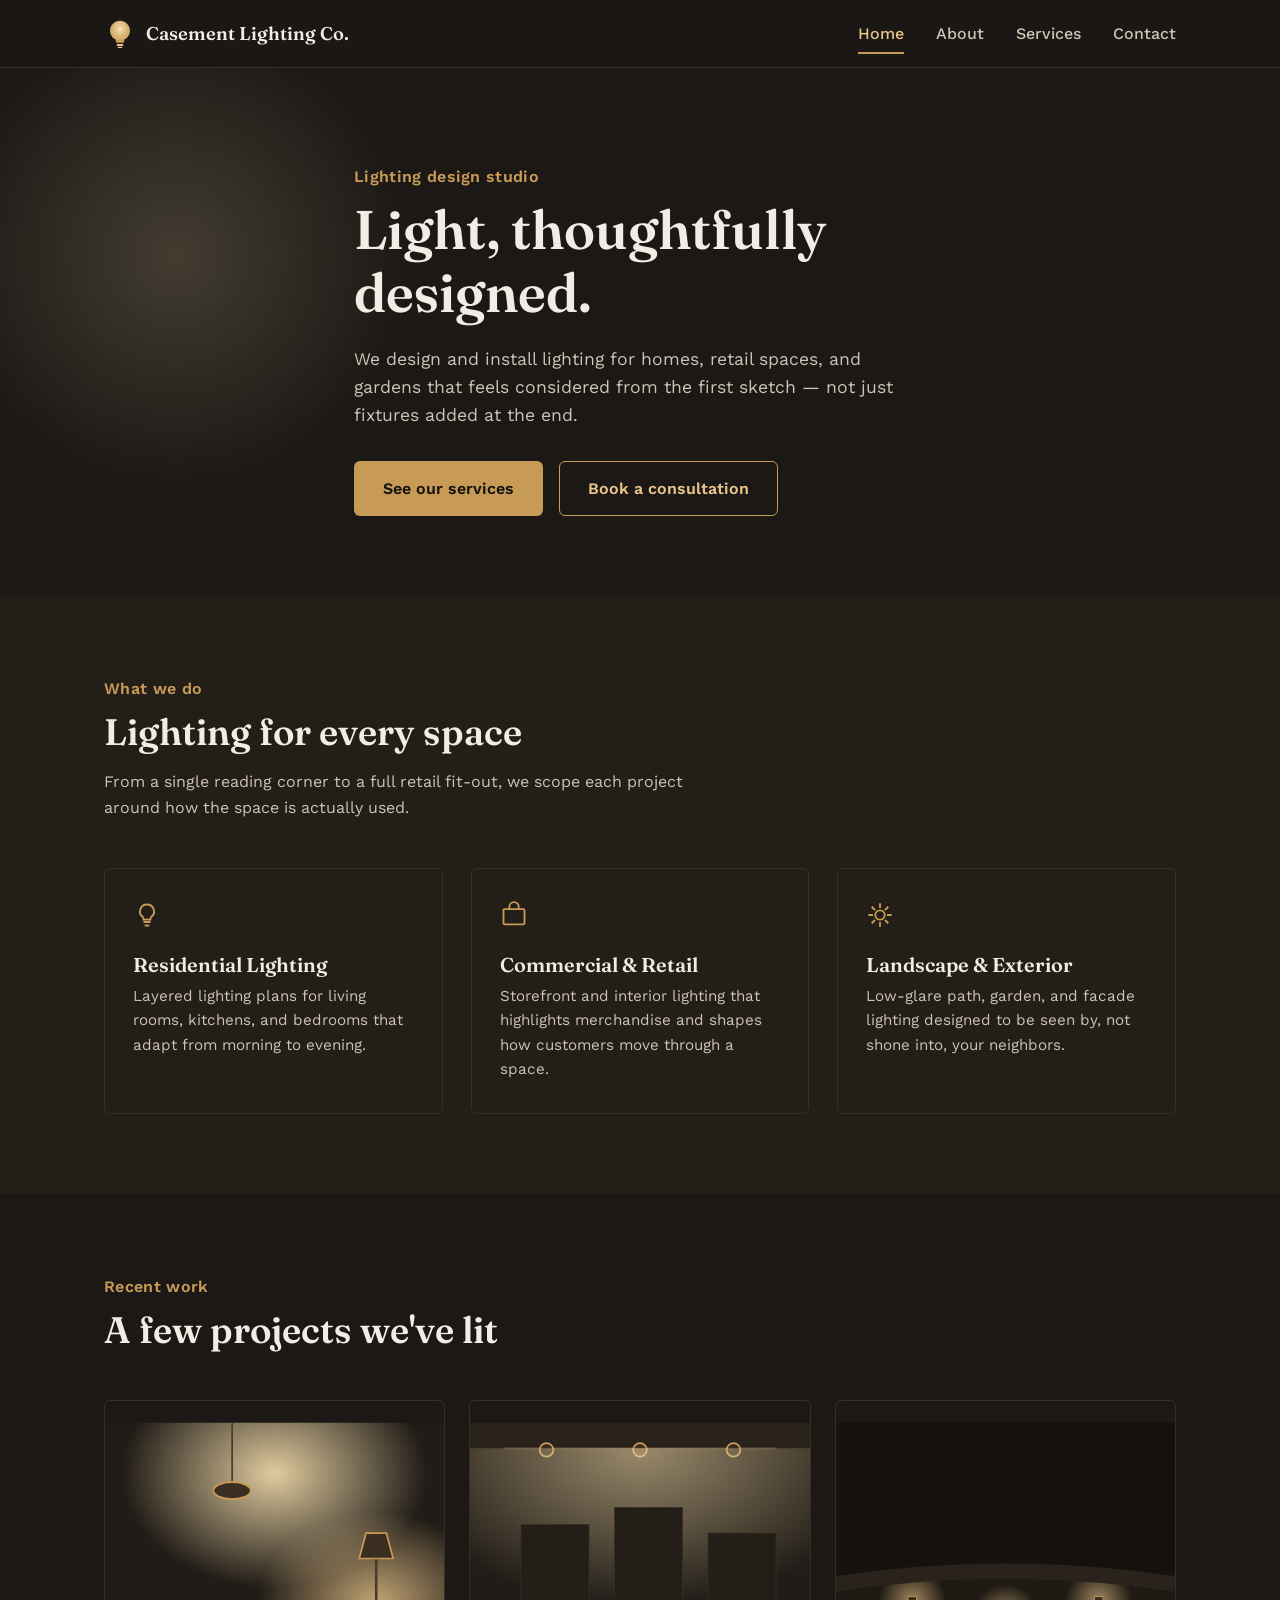
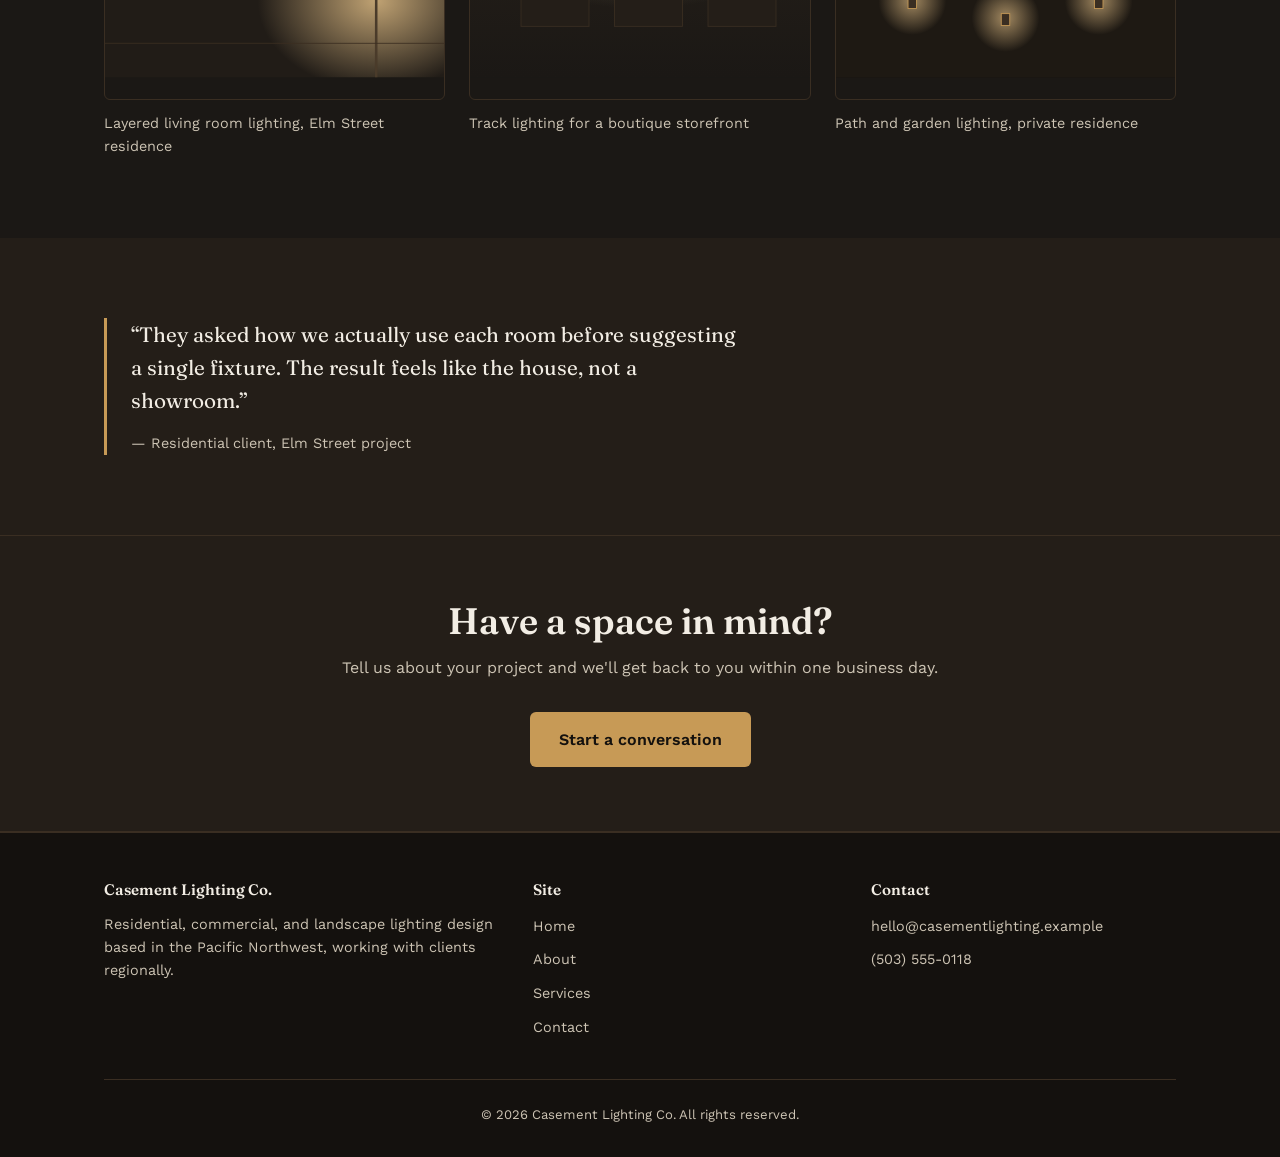
<file: index.html>
<!DOCTYPE html>
<html lang="en">
<head>
  <meta charset="UTF-8">
  <meta name="viewport" content="width=device-width, initial-scale=1.0">
  <title>Casement Lighting Co. | Residential &amp; Commercial Lighting Design</title>
  <meta name="description" content="Casement Lighting Co. designs and installs considered lighting for homes, retail spaces, and gardens.">
  <link rel="preconnect" href="https://fonts.googleapis.com">
  <link rel="preconnect" href="https://fonts.gstatic.com" crossorigin>
  <link href="https://fonts.googleapis.com/css2?family=Fraunces:wght@500;600;700&family=Work+Sans:wght@400;500;600&display=swap" rel="stylesheet">
  <link rel="stylesheet" href="css/style.css">
</head>
<body>
  <a class="skip-link" href="#main">Skip to main content</a>

  <header class="site-header">
    <div class="nav-bar">
      <a class="brand" href="index.html">
        <img src="images/logo-mark.svg" alt="" width="32" height="32">
        Casement Lighting Co.
      </a>
      <button class="nav-toggle" aria-label="Open menu" aria-expanded="false">☰</button>
      <nav class="nav-links" aria-label="Primary">
        <a href="index.html" aria-current="page">Home</a>
        <a href="about.html">About</a>
        <a href="services.html">Services</a>
        <a href="contact.html">Contact</a>
      </nav>
    </div>
  </header>

  <main id="main">

    <!-- ===== Hero ===== -->
    <section class="hero">
      <div class="container hero-content">
        <span class="eyebrow">Lighting design studio</span>
        <h1>Light, thoughtfully designed.</h1>
        <p>We design and install lighting for homes, retail spaces, and gardens that feels considered from the first sketch — not just fixtures added at the end.</p>
        <div class="hero-actions">
          <a class="btn btn-primary" href="services.html">See our services</a>
          <a class="btn btn-outline" href="contact.html">Book a consultation</a>
        </div>
      </div>
    </section>

    <!-- ===== Services preview ===== -->
    <section class="section section--muted">
      <div class="container">
        <div class="section-intro">
          <span class="eyebrow">What we do</span>
          <h2>Lighting for every space</h2>
          <p>From a single reading corner to a full retail fit-out, we scope each project around how the space is actually used.</p>
        </div>
        <div class="grid grid--3">
          <div class="card">
            <div class="card-icon" aria-hidden="true">
              <svg width="28" height="28" viewBox="0 0 24 24" fill="none" stroke="currentColor" stroke-width="1.6"><path d="M9 18h6M10 21h4M12 3a6 6 0 0 0-3.6 10.8c.4.3.6.8.6 1.3V16h6v-.9c0-.5.2-1 .6-1.3A6 6 0 0 0 12 3z"/></svg>
            </div>
            <h3>Residential Lighting</h3>
            <p>Layered lighting plans for living rooms, kitchens, and bedrooms that adapt from morning to evening.</p>
          </div>
          <div class="card">
            <div class="card-icon" aria-hidden="true">
              <svg width="28" height="28" viewBox="0 0 24 24" fill="none" stroke="currentColor" stroke-width="1.6"><rect x="3" y="7" width="18" height="13" rx="1"/><path d="M8 7V5a4 4 0 0 1 8 0v2"/></svg>
            </div>
            <h3>Commercial &amp; Retail</h3>
            <p>Storefront and interior lighting that highlights merchandise and shapes how customers move through a space.</p>
          </div>
          <div class="card">
            <div class="card-icon" aria-hidden="true">
              <svg width="28" height="28" viewBox="0 0 24 24" fill="none" stroke="currentColor" stroke-width="1.6"><path d="M12 2v4M12 18v4M4.9 4.9l2.8 2.8M16.3 16.3l2.8 2.8M2 12h4M18 12h4M4.9 19.1l2.8-2.8M16.3 7.7l2.8-2.8"/><circle cx="12" cy="12" r="4"/></svg>
            </div>
            <h3>Landscape &amp; Exterior</h3>
            <p>Low-glare path, garden, and facade lighting designed to be seen by, not shone into, your neighbors.</p>
          </div>
        </div>
      </div>
    </section>

    <!-- ===== Featured work ===== -->
    <section class="section">
      <div class="container">
        <div class="section-intro">
          <span class="eyebrow">Recent work</span>
          <h2>A few projects we've lit</h2>
        </div>
        <div class="work-gallery">
          <figure class="work-item">
            <img src="images/work-residential.svg" alt="Living room with a pendant light and floor lamp layered for evening warmth" width="400" height="300" loading="lazy">
            <figcaption>Layered living room lighting, Elm Street residence</figcaption>
          </figure>
          <figure class="work-item">
            <img src="images/work-commercial.svg" alt="Retail storefront with track spotlights highlighting a display wall" width="400" height="300" loading="lazy">
            <figcaption>Track lighting for a boutique storefront</figcaption>
          </figure>
          <figure class="work-item">
            <img src="images/work-landscape.svg" alt="Garden path lit by low warm ground fixtures in the evening" width="400" height="300" loading="lazy">
            <figcaption>Path and garden lighting, private residence</figcaption>
          </figure>
        </div>
      </div>
    </section>

    <!-- ===== Testimonial ===== -->
    <section class="section section--muted">
      <div class="container">
        <div class="testimonial">
          <blockquote>&ldquo;They asked how we actually use each room before suggesting a single fixture. The result feels like the house, not a showroom.&rdquo;</blockquote>
          <cite>— Residential client, Elm Street project</cite>
        </div>
      </div>
    </section>

    <!-- ===== CTA banner ===== -->
    <section class="cta-banner">
      <div class="container">
        <h2>Have a space in mind?</h2>
        <p>Tell us about your project and we'll get back to you within one business day.</p>
        <a class="btn btn-primary" href="contact.html">Start a conversation</a>
      </div>
    </section>

  </main>

  <footer class="site-footer">
    <div class="container">
      <div class="footer-grid">
        <div>
          <h3>Casement Lighting Co.</h3>
          <p>Residential, commercial, and landscape lighting design based in the Pacific Northwest, working with clients regionally.</p>
        </div>
        <div>
          <h3>Site</h3>
          <ul>
            <li><a href="index.html">Home</a></li>
            <li><a href="about.html">About</a></li>
            <li><a href="services.html">Services</a></li>
            <li><a href="contact.html">Contact</a></li>
          </ul>
        </div>
        <div>
          <h3>Contact</h3>
          <ul>
            <li><a href="mailto:hello@casementlighting.example">hello@casementlighting.example</a></li>
            <li><a href="tel:+15035550118">(503) 555-0118</a></li>
          </ul>
        </div>
      </div>
      <div class="footer-bottom">
        &copy; 2026 Casement Lighting Co. All rights reserved.
      </div>
    </div>
  </footer>

  <script src="js/script.js"></script>
</body>
</html>
</file>
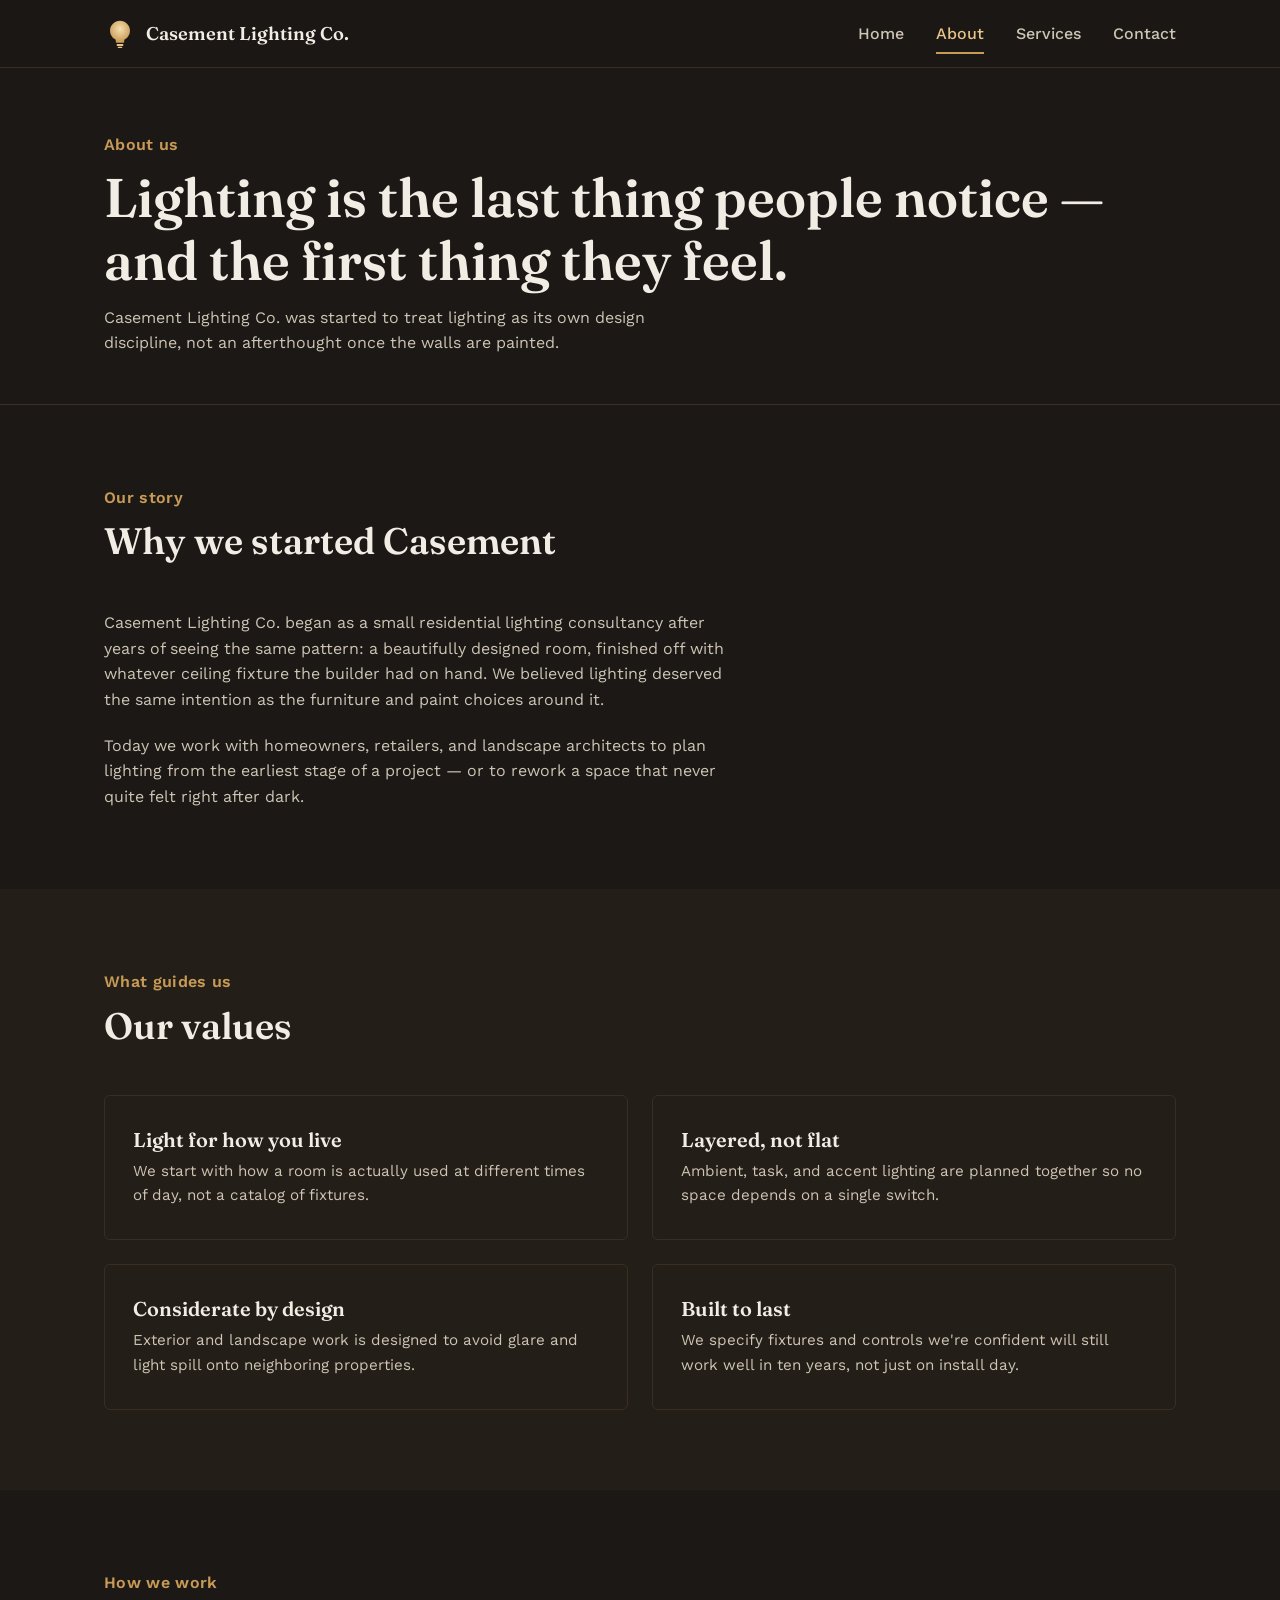
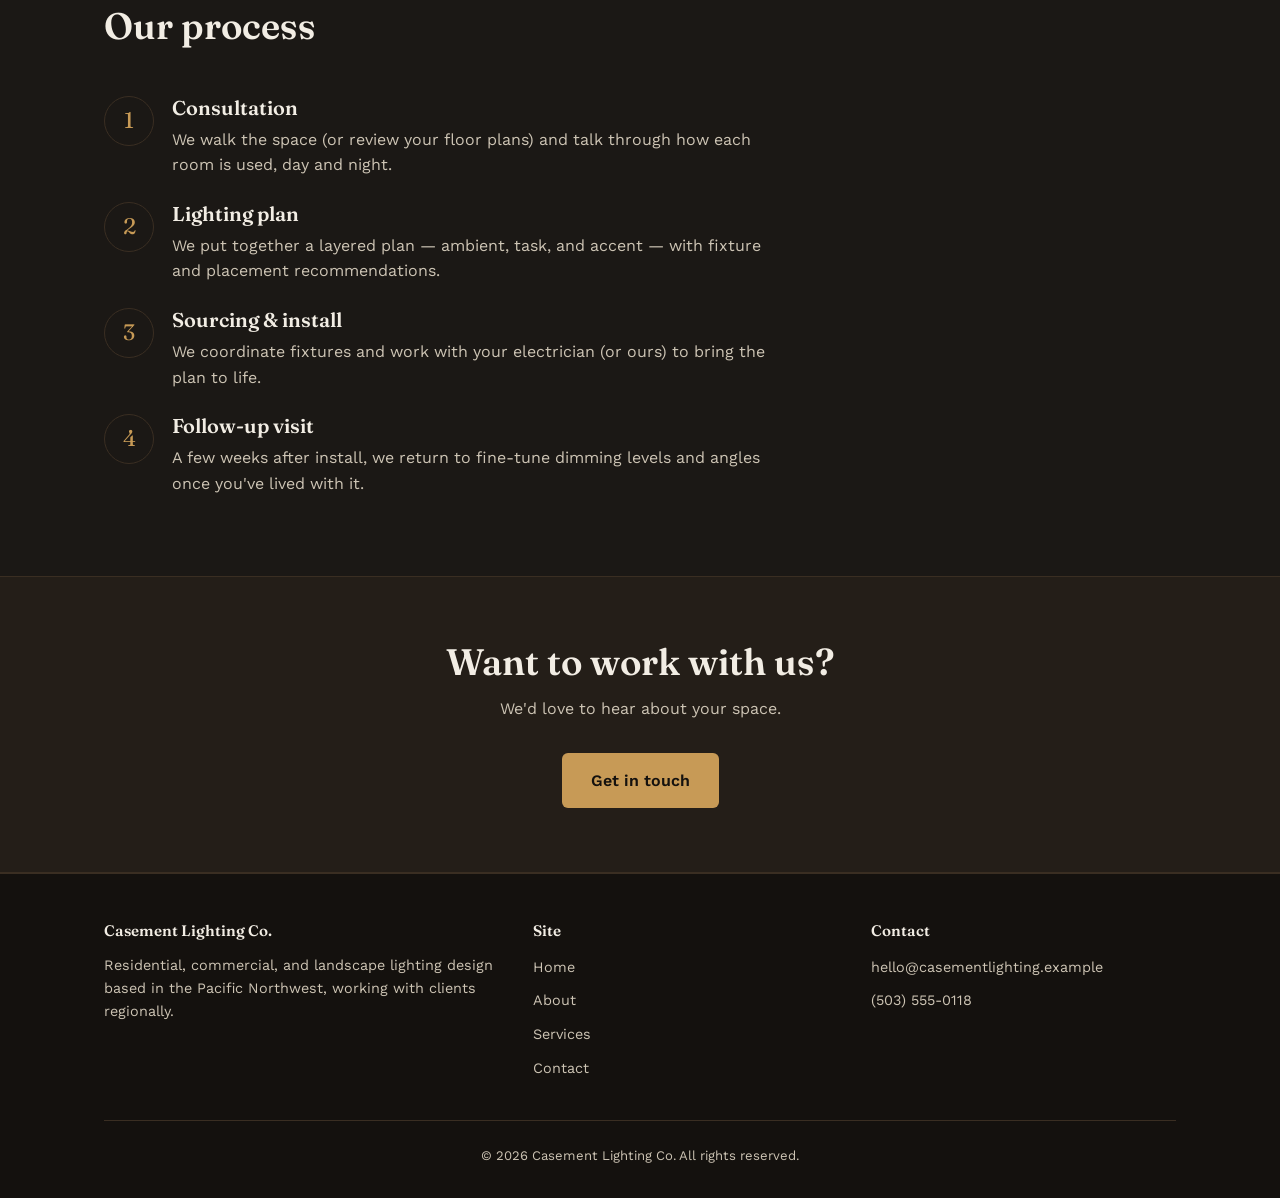
<file: about.html>
<!DOCTYPE html>
<html lang="en">
<head>
  <meta charset="UTF-8">
  <meta name="viewport" content="width=device-width, initial-scale=1.0">
  <title>About | Casement Lighting Co.</title>
  <meta name="description" content="Casement Lighting Co. is a small lighting design studio focused on considered, layered lighting for homes and businesses.">
  <link rel="preconnect" href="https://fonts.googleapis.com">
  <link rel="preconnect" href="https://fonts.gstatic.com" crossorigin>
  <link href="https://fonts.googleapis.com/css2?family=Fraunces:wght@500;600;700&family=Work+Sans:wght@400;500;600&display=swap" rel="stylesheet">
  <link rel="stylesheet" href="css/style.css">
</head>
<body>
  <a class="skip-link" href="#main">Skip to main content</a>

  <header class="site-header">
    <div class="nav-bar">
      <a class="brand" href="index.html">
        <img src="images/logo-mark.svg" alt="" width="32" height="32">
        Casement Lighting Co.
      </a>
      <button class="nav-toggle" aria-label="Open menu" aria-expanded="false">☰</button>
      <nav class="nav-links" aria-label="Primary">
        <a href="index.html">Home</a>
        <a href="about.html" aria-current="page">About</a>
        <a href="services.html">Services</a>
        <a href="contact.html">Contact</a>
      </nav>
    </div>
  </header>

  <main id="main">

    <section class="page-header">
      <div class="container">
        <span class="eyebrow">About us</span>
        <h1>Lighting is the last thing people notice — and the first thing they feel.</h1>
        <p>Casement Lighting Co. was started to treat lighting as its own design discipline, not an afterthought once the walls are painted.</p>
      </div>
    </section>

    <section class="section">
      <div class="container">
        <div class="section-intro">
          <span class="eyebrow">Our story</span>
          <h2>Why we started Casement</h2>
        </div>
        <p style="color: var(--paper-muted); margin-bottom: 1.25rem;">Casement Lighting Co. began as a small residential lighting consultancy after years of seeing the same pattern: a beautifully designed room, finished off with whatever ceiling fixture the builder had on hand. We believed lighting deserved the same intention as the furniture and paint choices around it.</p>
        <p style="color: var(--paper-muted);">Today we work with homeowners, retailers, and landscape architects to plan lighting from the earliest stage of a project — or to rework a space that never quite felt right after dark.</p>
      </div>
    </section>

    <section class="section section--muted">
      <div class="container">
        <div class="section-intro">
          <span class="eyebrow">What guides us</span>
          <h2>Our values</h2>
        </div>
        <div class="value-list">
          <div class="card">
            <h3>Light for how you live</h3>
            <p>We start with how a room is actually used at different times of day, not a catalog of fixtures.</p>
          </div>
          <div class="card">
            <h3>Layered, not flat</h3>
            <p>Ambient, task, and accent lighting are planned together so no space depends on a single switch.</p>
          </div>
          <div class="card">
            <h3>Considerate by design</h3>
            <p>Exterior and landscape work is designed to avoid glare and light spill onto neighboring properties.</p>
          </div>
          <div class="card">
            <h3>Built to last</h3>
            <p>We specify fixtures and controls we're confident will still work well in ten years, not just on install day.</p>
          </div>
        </div>
      </div>
    </section>

    <section class="section">
      <div class="container">
        <div class="section-intro">
          <span class="eyebrow">How we work</span>
          <h2>Our process</h2>
        </div>
        <div class="process-list">
          <div class="process-step">
            <div>
              <h3>Consultation</h3>
              <p>We walk the space (or review your floor plans) and talk through how each room is used, day and night.</p>
            </div>
          </div>
          <div class="process-step">
            <div>
              <h3>Lighting plan</h3>
              <p>We put together a layered plan — ambient, task, and accent — with fixture and placement recommendations.</p>
            </div>
          </div>
          <div class="process-step">
            <div>
              <h3>Sourcing &amp; install</h3>
              <p>We coordinate fixtures and work with your electrician (or ours) to bring the plan to life.</p>
            </div>
          </div>
          <div class="process-step">
            <div>
              <h3>Follow-up visit</h3>
              <p>A few weeks after install, we return to fine-tune dimming levels and angles once you've lived with it.</p>
            </div>
          </div>
        </div>
      </div>
    </section>

    <section class="cta-banner">
      <div class="container">
        <h2>Want to work with us?</h2>
        <p>We'd love to hear about your space.</p>
        <a class="btn btn-primary" href="contact.html">Get in touch</a>
      </div>
    </section>

  </main>

  <footer class="site-footer">
    <div class="container">
      <div class="footer-grid">
        <div>
          <h3>Casement Lighting Co.</h3>
          <p>Residential, commercial, and landscape lighting design based in the Pacific Northwest, working with clients regionally.</p>
        </div>
        <div>
          <h3>Site</h3>
          <ul>
            <li><a href="index.html">Home</a></li>
            <li><a href="about.html">About</a></li>
            <li><a href="services.html">Services</a></li>
            <li><a href="contact.html">Contact</a></li>
          </ul>
        </div>
        <div>
          <h3>Contact</h3>
          <ul>
            <li><a href="mailto:hello@casementlighting.example">hello@casementlighting.example</a></li>
            <li><a href="tel:+15035550118">(503) 555-0118</a></li>
          </ul>
        </div>
      </div>
      <div class="footer-bottom">
        &copy; 2026 Casement Lighting Co. All rights reserved.
      </div>
    </div>
  </footer>

  <script src="js/script.js"></script>
</body>
</html>
</file>
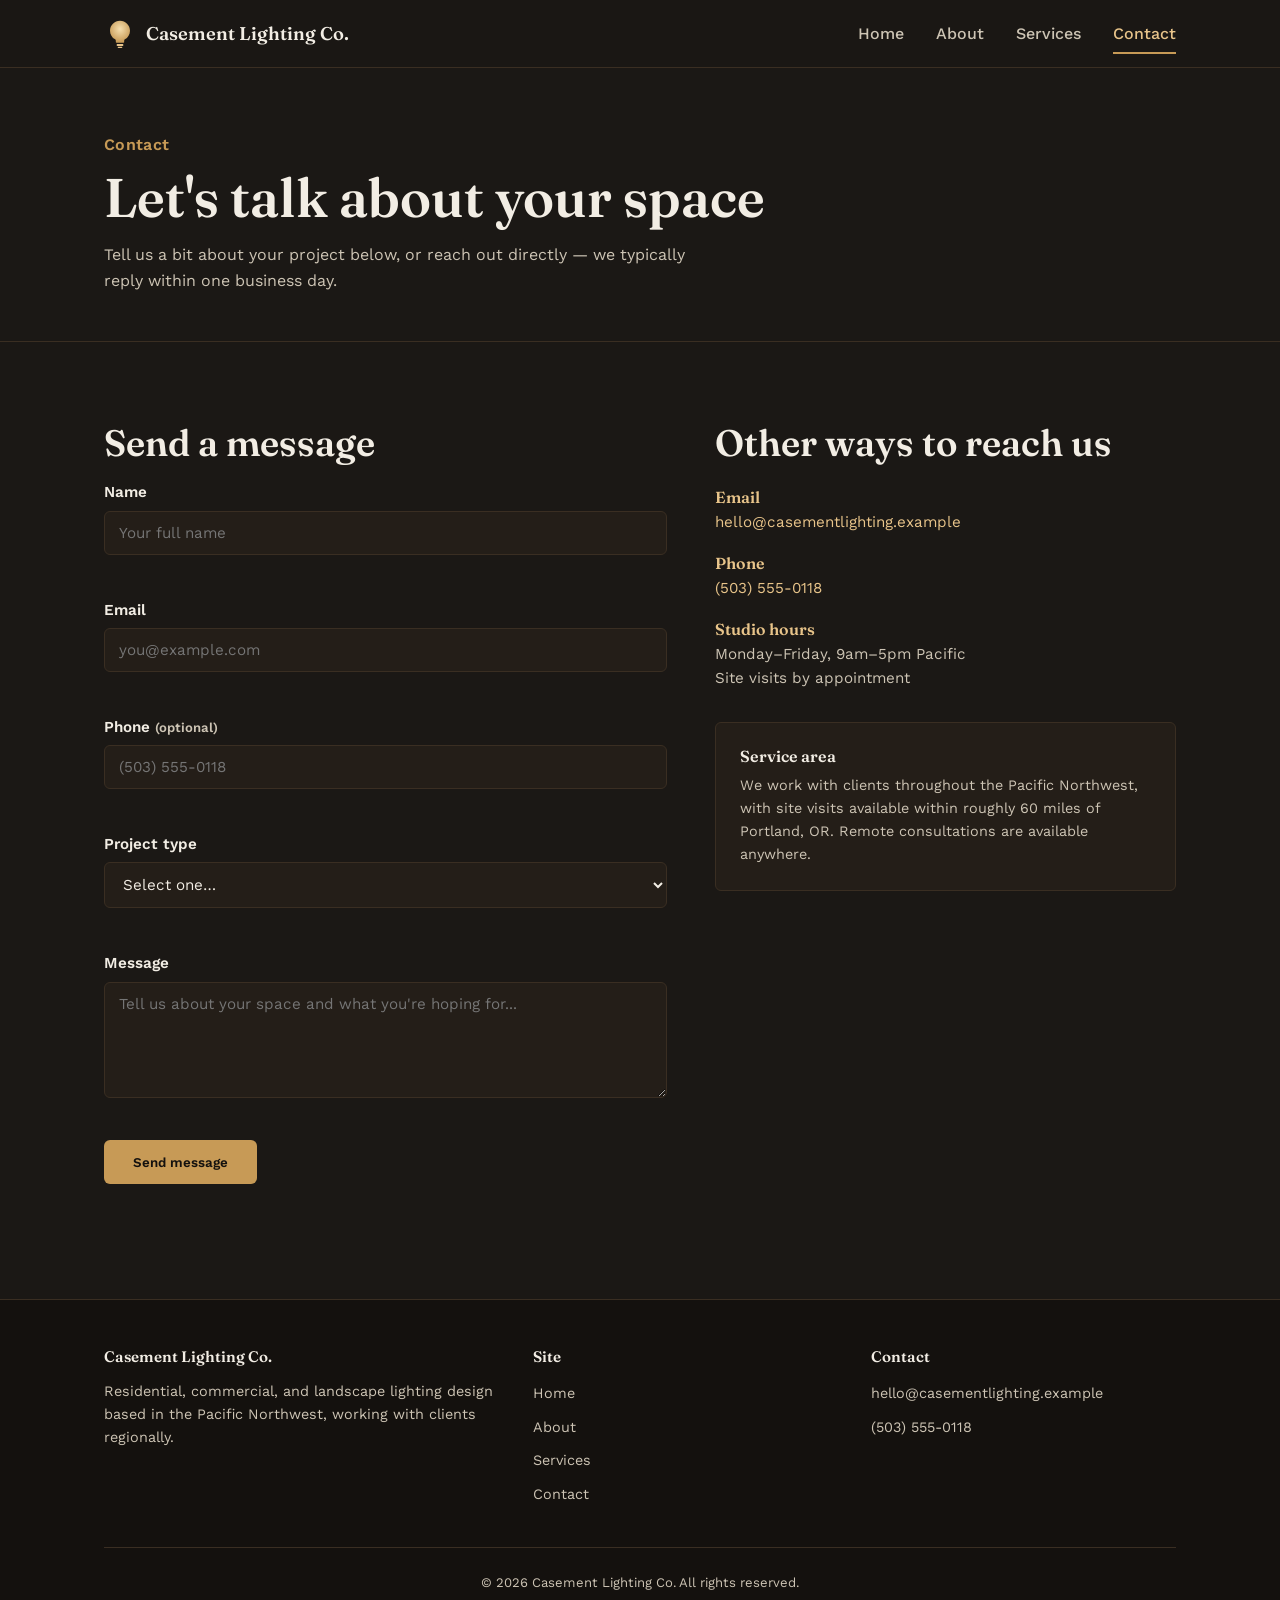
<file: contact.html>
<!DOCTYPE html>
<html lang="en">
<head>
  <meta charset="UTF-8">
  <meta name="viewport" content="width=device-width, initial-scale=1.0">
  <title>Contact | Casement Lighting Co.</title>
  <meta name="description" content="Get in touch with Casement Lighting Co. to start a residential, commercial, or landscape lighting project.">
  <link rel="preconnect" href="https://fonts.googleapis.com">
  <link rel="preconnect" href="https://fonts.gstatic.com" crossorigin>
  <link href="https://fonts.googleapis.com/css2?family=Fraunces:wght@500;600;700&family=Work+Sans:wght@400;500;600&display=swap" rel="stylesheet">
  <link rel="stylesheet" href="css/style.css">
</head>
<body>
  <a class="skip-link" href="#main">Skip to main content</a>

  <header class="site-header">
    <div class="nav-bar">
      <a class="brand" href="index.html">
        <img src="images/logo-mark.svg" alt="" width="32" height="32">
        Casement Lighting Co.
      </a>
      <button class="nav-toggle" aria-label="Open menu" aria-expanded="false">☰</button>
      <nav class="nav-links" aria-label="Primary">
        <a href="index.html">Home</a>
        <a href="about.html">About</a>
        <a href="services.html">Services</a>
        <a href="contact.html" aria-current="page">Contact</a>
      </nav>
    </div>
  </header>

  <main id="main">

    <section class="page-header">
      <div class="container">
        <span class="eyebrow">Contact</span>
        <h1>Let's talk about your space</h1>
        <p>Tell us a bit about your project below, or reach out directly — we typically reply within one business day.</p>
      </div>
    </section>

    <section class="section">
      <div class="container contact-layout">

        <div>
          <h2>Send a message</h2>
          <form id="contact-form" novalidate>

            <div class="form-field">
              <label for="name">Name</label>
              <input type="text" id="name" name="name" placeholder="Your full name">
              <span class="field-error" id="name-error"></span>
            </div>

            <div class="form-field">
              <label for="email">Email</label>
              <input type="email" id="email" name="email" placeholder="you@example.com">
              <span class="field-error" id="email-error"></span>
            </div>

            <div class="form-field">
              <label for="phone">Phone <span class="hint">(optional)</span></label>
              <input type="tel" id="phone" name="phone" placeholder="(503) 555-0118">
              <span class="field-error" id="phone-error"></span>
            </div>

            <div class="form-field">
              <label for="project-type">Project type</label>
              <select id="project-type" name="project-type">
                <option value="">Select one…</option>
                <option value="residential">Residential lighting</option>
                <option value="commercial">Commercial / retail</option>
                <option value="landscape">Landscape / exterior</option>
                <option value="audit">Lighting audit</option>
                <option value="smart">Smart lighting</option>
                <option value="other">Something else</option>
              </select>
              <span class="field-error" id="project-type-error"></span>
            </div>

            <div class="form-field">
              <label for="message">Message</label>
              <textarea id="message" name="message" rows="5" placeholder="Tell us about your space and what you're hoping for..."></textarea>
              <span class="field-error" id="message-error"></span>
            </div>

            <button type="submit" class="btn btn-primary">Send message</button>
            <p id="form-status" class="form-status" role="status" aria-live="polite"></p>
          </form>
        </div>

        <div>
          <h2>Other ways to reach us</h2>
          <div class="contact-info-list">
            <div>
              <h3>Email</h3>
              <p><a href="mailto:hello@casementlighting.example">hello@casementlighting.example</a></p>
            </div>
            <div>
              <h3>Phone</h3>
              <p><a href="tel:+15035550118">(503) 555-0118</a></p>
            </div>
            <div>
              <h3>Studio hours</h3>
              <p>Monday–Friday, 9am–5pm Pacific<br>Site visits by appointment</p>
            </div>
          </div>

          <div class="service-area">
            <h3>Service area</h3>
            <p>We work with clients throughout the Pacific Northwest, with site visits available within roughly 60 miles of Portland, OR. Remote consultations are available anywhere.</p>
          </div>
        </div>

      </div>
    </section>

  </main>

  <footer class="site-footer">
    <div class="container">
      <div class="footer-grid">
        <div>
          <h3>Casement Lighting Co.</h3>
          <p>Residential, commercial, and landscape lighting design based in the Pacific Northwest, working with clients regionally.</p>
        </div>
        <div>
          <h3>Site</h3>
          <ul>
            <li><a href="index.html">Home</a></li>
            <li><a href="about.html">About</a></li>
            <li><a href="services.html">Services</a></li>
            <li><a href="contact.html">Contact</a></li>
          </ul>
        </div>
        <div>
          <h3>Contact</h3>
          <ul>
            <li><a href="mailto:hello@casementlighting.example">hello@casementlighting.example</a></li>
            <li><a href="tel:+15035550118">(503) 555-0118</a></li>
          </ul>
        </div>
      </div>
      <div class="footer-bottom">
        &copy; 2026 Casement Lighting Co. All rights reserved.
      </div>
    </div>
  </footer>

  <script src="js/script.js"></script>
</body>
</html>
</file>
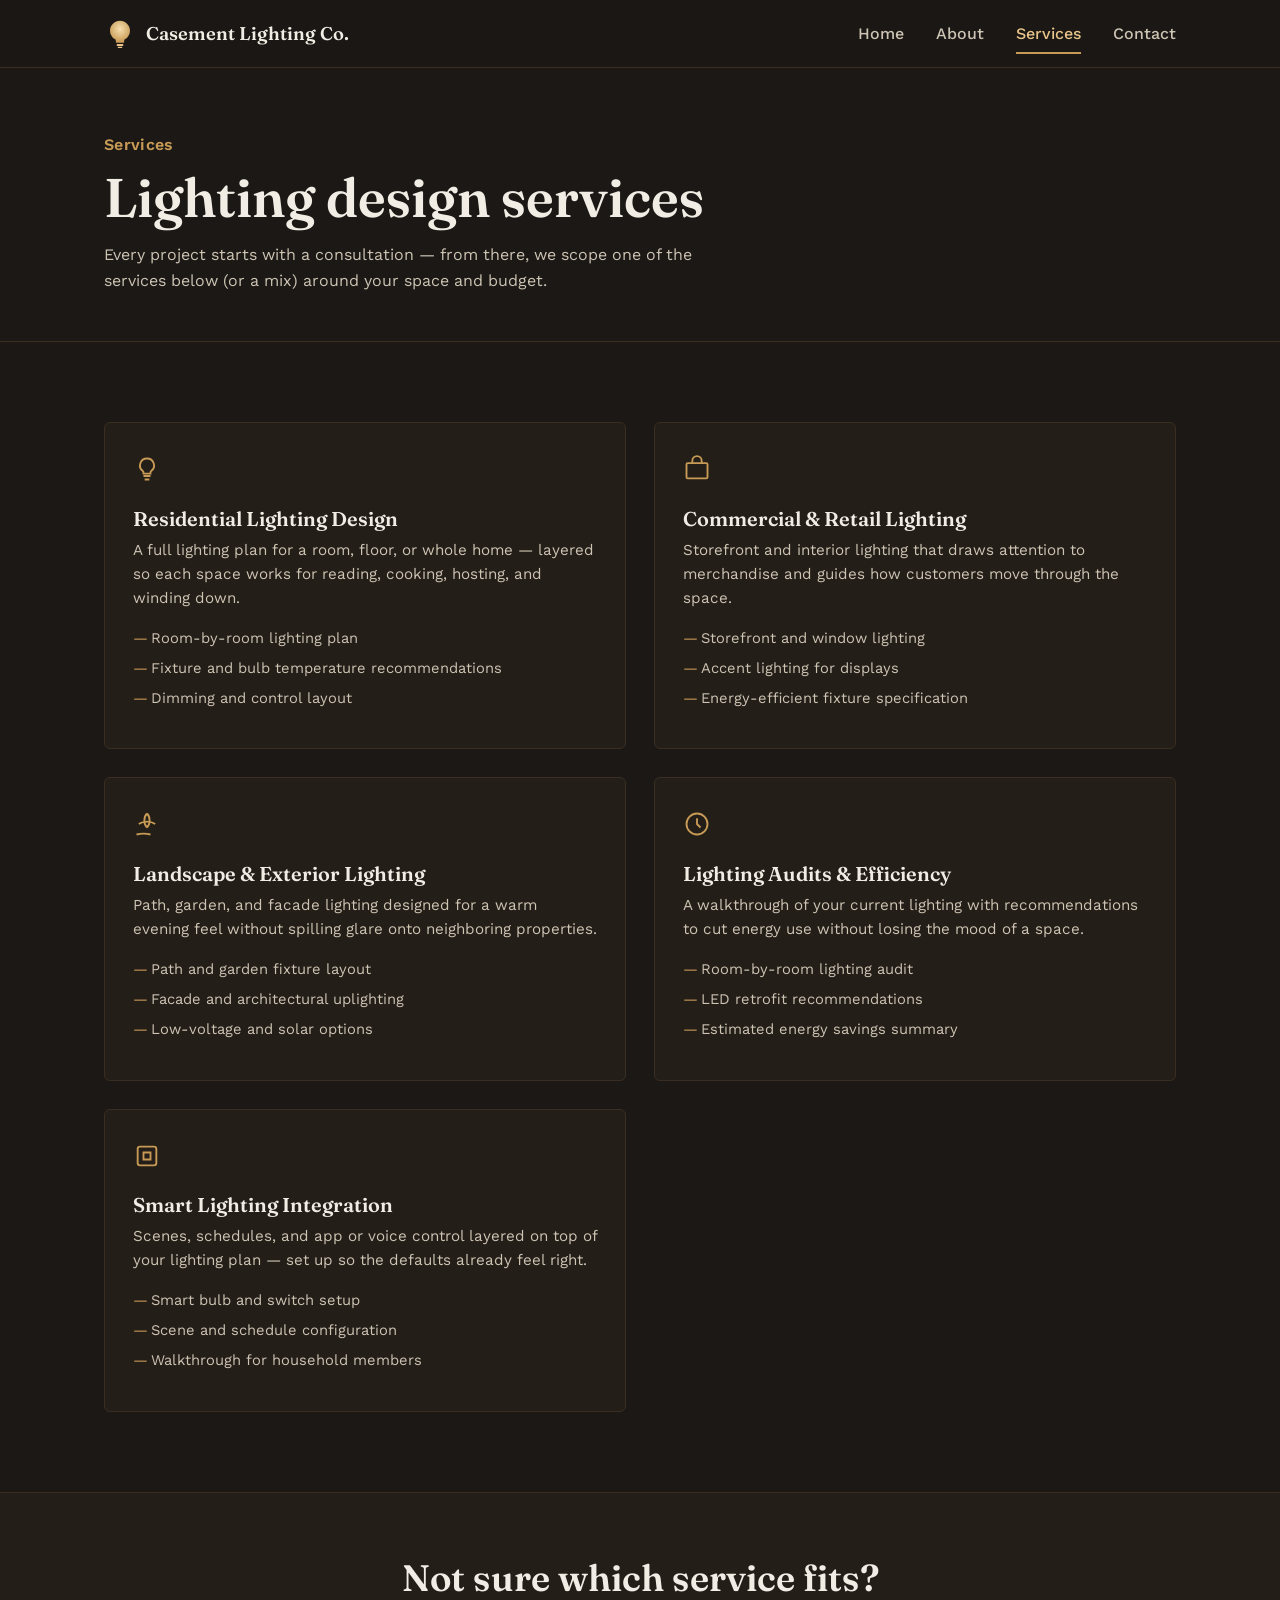
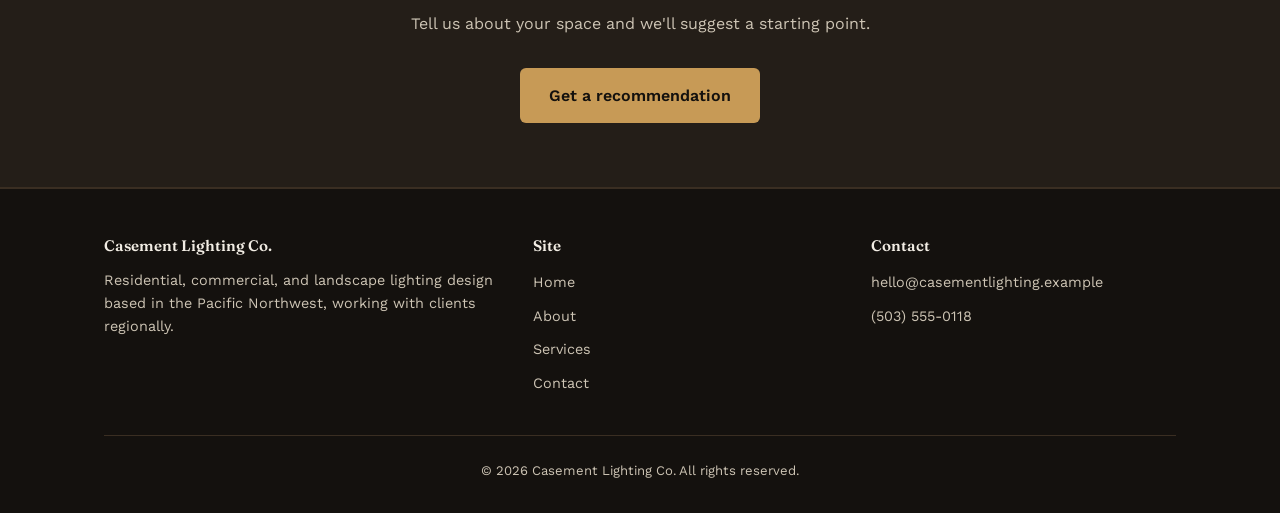
<file: services.html>
<!DOCTYPE html>
<html lang="en">
<head>
  <meta charset="UTF-8">
  <meta name="viewport" content="width=device-width, initial-scale=1.0">
  <title>Services | Casement Lighting Co.</title>
  <meta name="description" content="Residential, commercial, landscape, lighting audit, and smart lighting services from Casement Lighting Co.">
  <link rel="preconnect" href="https://fonts.googleapis.com">
  <link rel="preconnect" href="https://fonts.gstatic.com" crossorigin>
  <link href="https://fonts.googleapis.com/css2?family=Fraunces:wght@500;600;700&family=Work+Sans:wght@400;500;600&display=swap" rel="stylesheet">
  <link rel="stylesheet" href="css/style.css">
</head>
<body>
  <a class="skip-link" href="#main">Skip to main content</a>

  <header class="site-header">
    <div class="nav-bar">
      <a class="brand" href="index.html">
        <img src="images/logo-mark.svg" alt="" width="32" height="32">
        Casement Lighting Co.
      </a>
      <button class="nav-toggle" aria-label="Open menu" aria-expanded="false">☰</button>
      <nav class="nav-links" aria-label="Primary">
        <a href="index.html">Home</a>
        <a href="about.html">About</a>
        <a href="services.html" aria-current="page">Services</a>
        <a href="contact.html">Contact</a>
      </nav>
    </div>
  </header>

  <main id="main">

    <section class="page-header">
      <div class="container">
        <span class="eyebrow">Services</span>
        <h1>Lighting design services</h1>
        <p>Every project starts with a consultation — from there, we scope one of the services below (or a mix) around your space and budget.</p>
      </div>
    </section>

    <section class="section">
      <div class="container">
        <div class="grid grid--2">

          <div class="card">
            <div class="card-icon" aria-hidden="true">
              <svg width="28" height="28" viewBox="0 0 24 24" fill="none" stroke="currentColor" stroke-width="1.6"><path d="M9 18h6M10 21h4M12 3a6 6 0 0 0-3.6 10.8c.4.3.6.8.6 1.3V16h6v-.9c0-.5.2-1 .6-1.3A6 6 0 0 0 12 3z"/></svg>
            </div>
            <h3>Residential Lighting Design</h3>
            <p>A full lighting plan for a room, floor, or whole home — layered so each space works for reading, cooking, hosting, and winding down.</p>
            <ul>
              <li>Room-by-room lighting plan</li>
              <li>Fixture and bulb temperature recommendations</li>
              <li>Dimming and control layout</li>
            </ul>
          </div>

          <div class="card">
            <div class="card-icon" aria-hidden="true">
              <svg width="28" height="28" viewBox="0 0 24 24" fill="none" stroke="currentColor" stroke-width="1.6"><rect x="3" y="7" width="18" height="13" rx="1"/><path d="M8 7V5a4 4 0 0 1 8 0v2"/></svg>
            </div>
            <h3>Commercial &amp; Retail Lighting</h3>
            <p>Storefront and interior lighting that draws attention to merchandise and guides how customers move through the space.</p>
            <ul>
              <li>Storefront and window lighting</li>
              <li>Accent lighting for displays</li>
              <li>Energy-efficient fixture specification</li>
            </ul>
          </div>

          <div class="card">
            <div class="card-icon" aria-hidden="true">
              <svg width="28" height="28" viewBox="0 0 24 24" fill="none" stroke="currentColor" stroke-width="1.6"><path d="M3 21c4-1 8-1 12 0M12 3c-3 3-3 9 0 12M12 3c3 3 3 9 0 12M5 12c2-1.5 4.5-2 7-2s5 .5 7 2"/></svg>
            </div>
            <h3>Landscape &amp; Exterior Lighting</h3>
            <p>Path, garden, and facade lighting designed for a warm evening feel without spilling glare onto neighboring properties.</p>
            <ul>
              <li>Path and garden fixture layout</li>
              <li>Facade and architectural uplighting</li>
              <li>Low-voltage and solar options</li>
            </ul>
          </div>

          <div class="card">
            <div class="card-icon" aria-hidden="true">
              <svg width="28" height="28" viewBox="0 0 24 24" fill="none" stroke="currentColor" stroke-width="1.6"><circle cx="12" cy="12" r="9"/><path d="M12 7v5l3 3"/></svg>
            </div>
            <h3>Lighting Audits &amp; Efficiency</h3>
            <p>A walkthrough of your current lighting with recommendations to cut energy use without losing the mood of a space.</p>
            <ul>
              <li>Room-by-room lighting audit</li>
              <li>LED retrofit recommendations</li>
              <li>Estimated energy savings summary</li>
            </ul>
          </div>

          <div class="card">
            <div class="card-icon" aria-hidden="true">
              <svg width="28" height="28" viewBox="0 0 24 24" fill="none" stroke="currentColor" stroke-width="1.6"><rect x="4" y="4" width="16" height="16" rx="2"/><path d="M9 9h6v6H9z"/></svg>
            </div>
            <h3>Smart Lighting Integration</h3>
            <p>Scenes, schedules, and app or voice control layered on top of your lighting plan — set up so the defaults already feel right.</p>
            <ul>
              <li>Smart bulb and switch setup</li>
              <li>Scene and schedule configuration</li>
              <li>Walkthrough for household members</li>
            </ul>
          </div>

        </div>
      </div>
    </section>

    <section class="cta-banner">
      <div class="container">
        <h2>Not sure which service fits?</h2>
        <p>Tell us about your space and we'll suggest a starting point.</p>
        <a class="btn btn-primary" href="contact.html">Get a recommendation</a>
      </div>
    </section>

  </main>

  <footer class="site-footer">
    <div class="container">
      <div class="footer-grid">
        <div>
          <h3>Casement Lighting Co.</h3>
          <p>Residential, commercial, and landscape lighting design based in the Pacific Northwest, working with clients regionally.</p>
        </div>
        <div>
          <h3>Site</h3>
          <ul>
            <li><a href="index.html">Home</a></li>
            <li><a href="about.html">About</a></li>
            <li><a href="services.html">Services</a></li>
            <li><a href="contact.html">Contact</a></li>
          </ul>
        </div>
        <div>
          <h3>Contact</h3>
          <ul>
            <li><a href="mailto:hello@casementlighting.example">hello@casementlighting.example</a></li>
            <li><a href="tel:+15035550118">(503) 555-0118</a></li>
          </ul>
        </div>
      </div>
      <div class="footer-bottom">
        &copy; 2026 Casement Lighting Co. All rights reserved.
      </div>
    </div>
  </footer>

  <script src="js/script.js"></script>
</body>
</html>
</file>
<file: css/style.css>
/* ============================================================
   Casement Lighting Co. — main stylesheet
   Structure: Reset → Tokens → Base → Layout → Components → Pages → Media Queries
   ============================================================ */

/* ---------- Reset ---------- */
* {
  margin: 0;
  padding: 0;
  box-sizing: border-box;
}

html {
  scroll-behavior: smooth;
}

@media (prefers-reduced-motion: reduce) {
  html {
    scroll-behavior: auto;
  }
  * {
    animation-duration: 0.01ms !important;
    animation-iteration-count: 1 !important;
    transition-duration: 0.01ms !important;
  }
}

/* ---------- Design tokens ---------- */
:root {
  /* Color */
  --charcoal: #1b1815;
  --charcoal-deep: #14110e;
  --surface: #241e18;
  --surface-raised: #2a231b;
  --umber: #3a2e22;
  --paper: #f2ede4;
  --paper-muted: #cdc4b4;
  --brass: #c79a56;
  --brass-light: #e8c48a;
  --glow: #f6dfae;
  --ember: #8c5a3c;

  /* Type */
  --font-display: 'Fraunces', Georgia, serif;
  --font-body: 'Work Sans', Arial, sans-serif;

  /* Layout */
  --max-width: 1120px;
  --gutter: 1.5rem;
  --radius: 6px;
  --speed: 0.2s;
}

/* ---------- Base ---------- */
body {
  font-family: var(--font-body);
  background-color: var(--charcoal);
  color: var(--paper);
  line-height: 1.6;
  font-size: 16px;
}

h1, h2, h3, h4 {
  font-family: var(--font-display);
  font-weight: 600;
  line-height: 1.15;
  color: var(--paper);
}

h1 { font-size: clamp(2.2rem, 5vw, 3.4rem); }
h2 { font-size: clamp(1.7rem, 3.2vw, 2.3rem); margin-bottom: 1rem; }
h3 { font-size: 1.25rem; margin-bottom: 0.5rem; }

p { max-width: 62ch; }

a {
  color: var(--brass-light);
  text-decoration: none;
  transition: color var(--speed) ease;
}

a:hover,
a:focus-visible {
  color: var(--glow);
}

img {
  max-width: 100%;
  display: block;
}

ul {
  list-style: none;
}

:focus-visible {
  outline: 2px solid var(--brass-light);
  outline-offset: 3px;
}

.skip-link {
  position: absolute;
  left: -999px;
  top: 0;
  background: var(--brass);
  color: var(--charcoal-deep);
  padding: 0.75rem 1.25rem;
  z-index: 1000;
  border-radius: 0 0 var(--radius) 0;
  font-weight: 600;
}

.skip-link:focus {
  left: 0;
}

.container {
  max-width: var(--max-width);
  margin: 0 auto;
  padding: 0 var(--gutter);
}

.section {
  padding: 5rem 0;
}

.section--tight {
  padding: 3rem 0;
}

.section--muted {
  background-color: var(--surface);
}

.eyebrow {
  color: var(--brass);
  font-weight: 600;
  letter-spacing: 0.02em;
  margin-bottom: 0.6rem;
  display: inline-block;
}

.section-intro {
  max-width: 640px;
  margin-bottom: 3rem;
}

.section-intro p {
  color: var(--paper-muted);
}

/* ---------- Buttons ---------- */
.btn {
  display: inline-block;
  padding: 0.85rem 1.75rem;
  border-radius: var(--radius);
  font-weight: 600;
  font-family: var(--font-body);
  cursor: pointer;
  border: 1.5px solid transparent;
  transition: background-color var(--speed) ease, color var(--speed) ease, border-color var(--speed) ease, transform var(--speed) ease;
}

.btn-primary {
  background-color: var(--brass);
  color: var(--charcoal-deep);
}

.btn-primary:hover,
.btn-primary:focus-visible {
  background-color: var(--brass-light);
  color: var(--charcoal-deep);
  transform: translateY(-2px);
}

.btn-outline {
  background-color: transparent;
  border-color: var(--brass);
  color: var(--brass-light);
}

.btn-outline:hover,
.btn-outline:focus-visible {
  background-color: var(--brass);
  color: var(--charcoal-deep);
}

/* ---------- Header & Navigation ---------- */
.site-header {
  position: sticky;
  top: 0;
  z-index: 100;
  background-color: rgba(27, 24, 21, 0.92);
  backdrop-filter: blur(6px);
  border-bottom: 1px solid var(--umber);
}

.nav-bar {
  display: flex;
  align-items: center;
  justify-content: space-between;
  padding: 1rem var(--gutter);
  max-width: var(--max-width);
  margin: 0 auto;
}

.brand {
  display: flex;
  align-items: center;
  gap: 0.6rem;
  font-family: var(--font-display);
  font-size: 1.15rem;
  font-weight: 600;
  color: var(--paper);
}

.nav-toggle {
  display: none;
  background: none;
  border: 1.5px solid var(--umber);
  border-radius: var(--radius);
  color: var(--paper);
  width: 42px;
  height: 38px;
  cursor: pointer;
  font-size: 1.1rem;
}

.nav-links {
  display: flex;
  gap: 2rem;
}

.nav-links a {
  color: var(--paper-muted);
  font-weight: 500;
  padding: 0.3rem 0;
  position: relative;
}

.nav-links a[aria-current="page"] {
  color: var(--brass-light);
}

.nav-links a::after {
  content: "";
  position: absolute;
  left: 0;
  bottom: -3px;
  width: 0;
  height: 2px;
  background-color: var(--brass);
  transition: width var(--speed) ease;
}

.nav-links a:hover::after,
.nav-links a:focus-visible::after,
.nav-links a[aria-current="page"]::after {
  width: 100%;
}

/* ---------- Hero ---------- */
.hero {
  position: relative;
  padding: 6rem 0 5rem;
  overflow: hidden;
}

.hero::before {
  content: "";
  position: absolute;
  top: -10%;
  left: -5%;
  width: 480px;
  height: 480px;
  background: radial-gradient(circle, var(--glow) 0%, transparent 70%);
  opacity: 0.18;
  pointer-events: none;
}

.hero-content {
  position: relative;
  max-width: 620px;
}

.hero h1 {
  margin-bottom: 1.25rem;
}

.hero p {
  color: var(--paper-muted);
  font-size: 1.1rem;
  margin-bottom: 2rem;
}

.hero-actions {
  display: flex;
  gap: 1rem;
  flex-wrap: wrap;
}

/* ---------- Page header (non-home pages) ---------- */
.page-header {
  padding: 4rem 0 3rem;
  border-bottom: 1px solid var(--umber);
}

.page-header p {
  color: var(--paper-muted);
  margin-top: 0.75rem;
}

/* ---------- Cards / Grids ---------- */
.grid {
  display: grid;
  gap: 1.75rem;
}

.grid--3 {
  grid-template-columns: repeat(3, 1fr);
}

.grid--2 {
  grid-template-columns: repeat(2, 1fr);
}

.card {
  background-color: var(--surface);
  border: 1px solid var(--umber);
  border-radius: var(--radius);
  padding: 2rem 1.75rem;
}

.card-icon {
  color: var(--brass);
  margin-bottom: 1rem;
}

.card p {
  color: var(--paper-muted);
  font-size: 0.95rem;
}

.card ul {
  margin-top: 1rem;
}

.card ul li {
  color: var(--paper-muted);
  font-size: 0.92rem;
  padding-left: 1.1rem;
  position: relative;
  margin-bottom: 0.4rem;
}

.card ul li::before {
  content: "—";
  position: absolute;
  left: 0;
  color: var(--brass);
}

/* ---------- Process steps (a real sequence) ---------- */
.process-list {
  counter-reset: step;
  display: grid;
  gap: 1.5rem;
}

.process-step {
  display: grid;
  grid-template-columns: 3rem 1fr;
  gap: 1.25rem;
  align-items: start;
}

.process-step::before {
  counter-increment: step;
  content: counter(step);
  font-family: var(--font-display);
  font-size: 1.4rem;
  color: var(--brass);
  border: 1.5px solid var(--umber);
  border-radius: 50%;
  width: 3rem;
  height: 3rem;
  display: flex;
  align-items: center;
  justify-content: center;
}

.process-step p {
  color: var(--paper-muted);
}

/* ---------- Work sample gallery ---------- */
.work-gallery {
  display: grid;
  grid-template-columns: repeat(3, 1fr);
  gap: 1.5rem;
}

.work-item img {
  border-radius: var(--radius);
  border: 1px solid var(--umber);
}

.work-item figcaption {
  margin-top: 0.75rem;
  color: var(--paper-muted);
  font-size: 0.9rem;
}

/* ---------- Testimonial ---------- */
.testimonial {
  border-left: 3px solid var(--brass);
  padding-left: 1.5rem;
  max-width: 640px;
}

.testimonial blockquote {
  font-family: var(--font-display);
  font-size: 1.3rem;
  color: var(--paper);
  margin-bottom: 0.75rem;
}

.testimonial cite {
  color: var(--paper-muted);
  font-style: normal;
  font-size: 0.9rem;
}

/* ---------- CTA banner ---------- */
.cta-banner {
  background-color: var(--surface);
  border-top: 1px solid var(--umber);
  border-bottom: 1px solid var(--umber);
  text-align: center;
  padding: 4rem 0;
}

.cta-banner h2 {
  margin-bottom: 0.75rem;
}

.cta-banner p {
  color: var(--paper-muted);
  margin: 0 auto 2rem;
}

/* ---------- About page specifics ---------- */
.value-list {
  display: grid;
  gap: 1.5rem;
  grid-template-columns: repeat(2, 1fr);
}

/* ---------- Contact page ---------- */
.contact-layout {
  display: grid;
  grid-template-columns: 1.1fr 0.9fr;
  gap: 3rem;
  align-items: start;
}

.contact-info-list {
  margin-top: 1.5rem;
  display: grid;
  gap: 1.25rem;
}

.contact-info-list h3 {
  font-size: 1rem;
  color: var(--brass-light);
  margin-bottom: 0.2rem;
}

.contact-info-list p {
  color: var(--paper-muted);
  font-size: 0.95rem;
}

.service-area {
  margin-top: 2rem;
  border: 1px solid var(--umber);
  border-radius: var(--radius);
  padding: 1.5rem;
  background-color: var(--surface);
}

.service-area h3 {
  font-size: 1rem;
  margin-bottom: 0.5rem;
}

.service-area p {
  color: var(--paper-muted);
  font-size: 0.9rem;
}

/* ---------- Form ---------- */
.form-field {
  margin-bottom: 1.4rem;
  display: flex;
  flex-direction: column;
}

.form-field label {
  font-weight: 600;
  margin-bottom: 0.4rem;
  font-size: 0.95rem;
}

.form-field .hint {
  color: var(--paper-muted);
  font-size: 0.82rem;
  margin-bottom: 0.4rem;
}

.form-field input,
.form-field select,
.form-field textarea {
  background-color: var(--surface);
  border: 1px solid var(--umber);
  border-radius: var(--radius);
  padding: 0.75rem 0.9rem;
  color: var(--paper);
  font-family: inherit;
  font-size: 0.95rem;
  transition: border-color var(--speed) ease, box-shadow var(--speed) ease;
}

.form-field input:focus,
.form-field select:focus,
.form-field textarea:focus {
  outline: none;
  border-color: var(--brass);
  box-shadow: 0 0 0 3px rgba(199, 154, 86, 0.25);
}

.form-field input.invalid,
.form-field select.invalid,
.form-field textarea.invalid {
  border-color: #d9694f;
}

.form-field input.valid,
.form-field select.valid,
.form-field textarea.valid {
  border-color: #6fae6a;
}

.field-error {
  color: #e08a74;
  font-size: 0.82rem;
  min-height: 1.1em;
  margin-top: 0.35rem;
}

.form-status {
  margin-top: 1rem;
  font-weight: 600;
  min-height: 1.2em;
}

.form-status.success {
  color: #7fc47a;
}

.form-status.error {
  color: #e08a74;
}

/* ---------- Footer ---------- */
.site-footer {
  border-top: 1px solid var(--umber);
  padding: 3rem 0 2rem;
  background-color: var(--charcoal-deep);
}

.footer-grid {
  display: grid;
  grid-template-columns: 1.3fr 1fr 1fr;
  gap: 2rem;
  margin-bottom: 2rem;
}

.footer-grid h3 {
  font-size: 0.95rem;
  color: var(--paper);
  margin-bottom: 0.9rem;
}

.footer-grid p,
.footer-grid a {
  color: var(--paper-muted);
  font-size: 0.9rem;
}

.footer-grid ul li {
  margin-bottom: 0.5rem;
}

.footer-bottom {
  border-top: 1px solid var(--umber);
  padding-top: 1.5rem;
  text-align: center;
  color: var(--paper-muted);
  font-size: 0.82rem;
}

/* ============================================================
   Responsive design — mobile-first overrides
   ============================================================ */
@media (max-width: 860px) {
  .grid--3 {
    grid-template-columns: repeat(2, 1fr);
  }

  .work-gallery {
    grid-template-columns: repeat(2, 1fr);
  }

  .contact-layout {
    grid-template-columns: 1fr;
  }

  .footer-grid {
    grid-template-columns: 1fr 1fr;
  }
}

@media (max-width: 640px) {
  .nav-toggle {
    display: block;
  }

  .nav-links {
    position: absolute;
    top: 100%;
    left: 0;
    right: 0;
    background-color: var(--charcoal);
    border-bottom: 1px solid var(--umber);
    flex-direction: column;
    gap: 0;
    padding: 0.5rem 0;
    display: none;
  }

  .nav-links.is-open {
    display: flex;
  }

  .nav-links a {
    padding: 0.9rem var(--gutter);
    display: block;
  }

  .nav-links a::after {
    display: none;
  }

  .hero {
    padding: 3.5rem 0 3rem;
    text-align: left;
  }

  .grid--3,
  .grid--2,
  .work-gallery,
  .value-list,
  .footer-grid {
    grid-template-columns: 1fr;
  }

  .process-step {
    grid-template-columns: 2.4rem 1fr;
  }

  .section {
    padding: 3rem 0;
  }

  .hero-actions {
    flex-direction: column;
    align-items: stretch;
  }

  .hero-actions .btn {
    text-align: center;
  }
}
</file>
